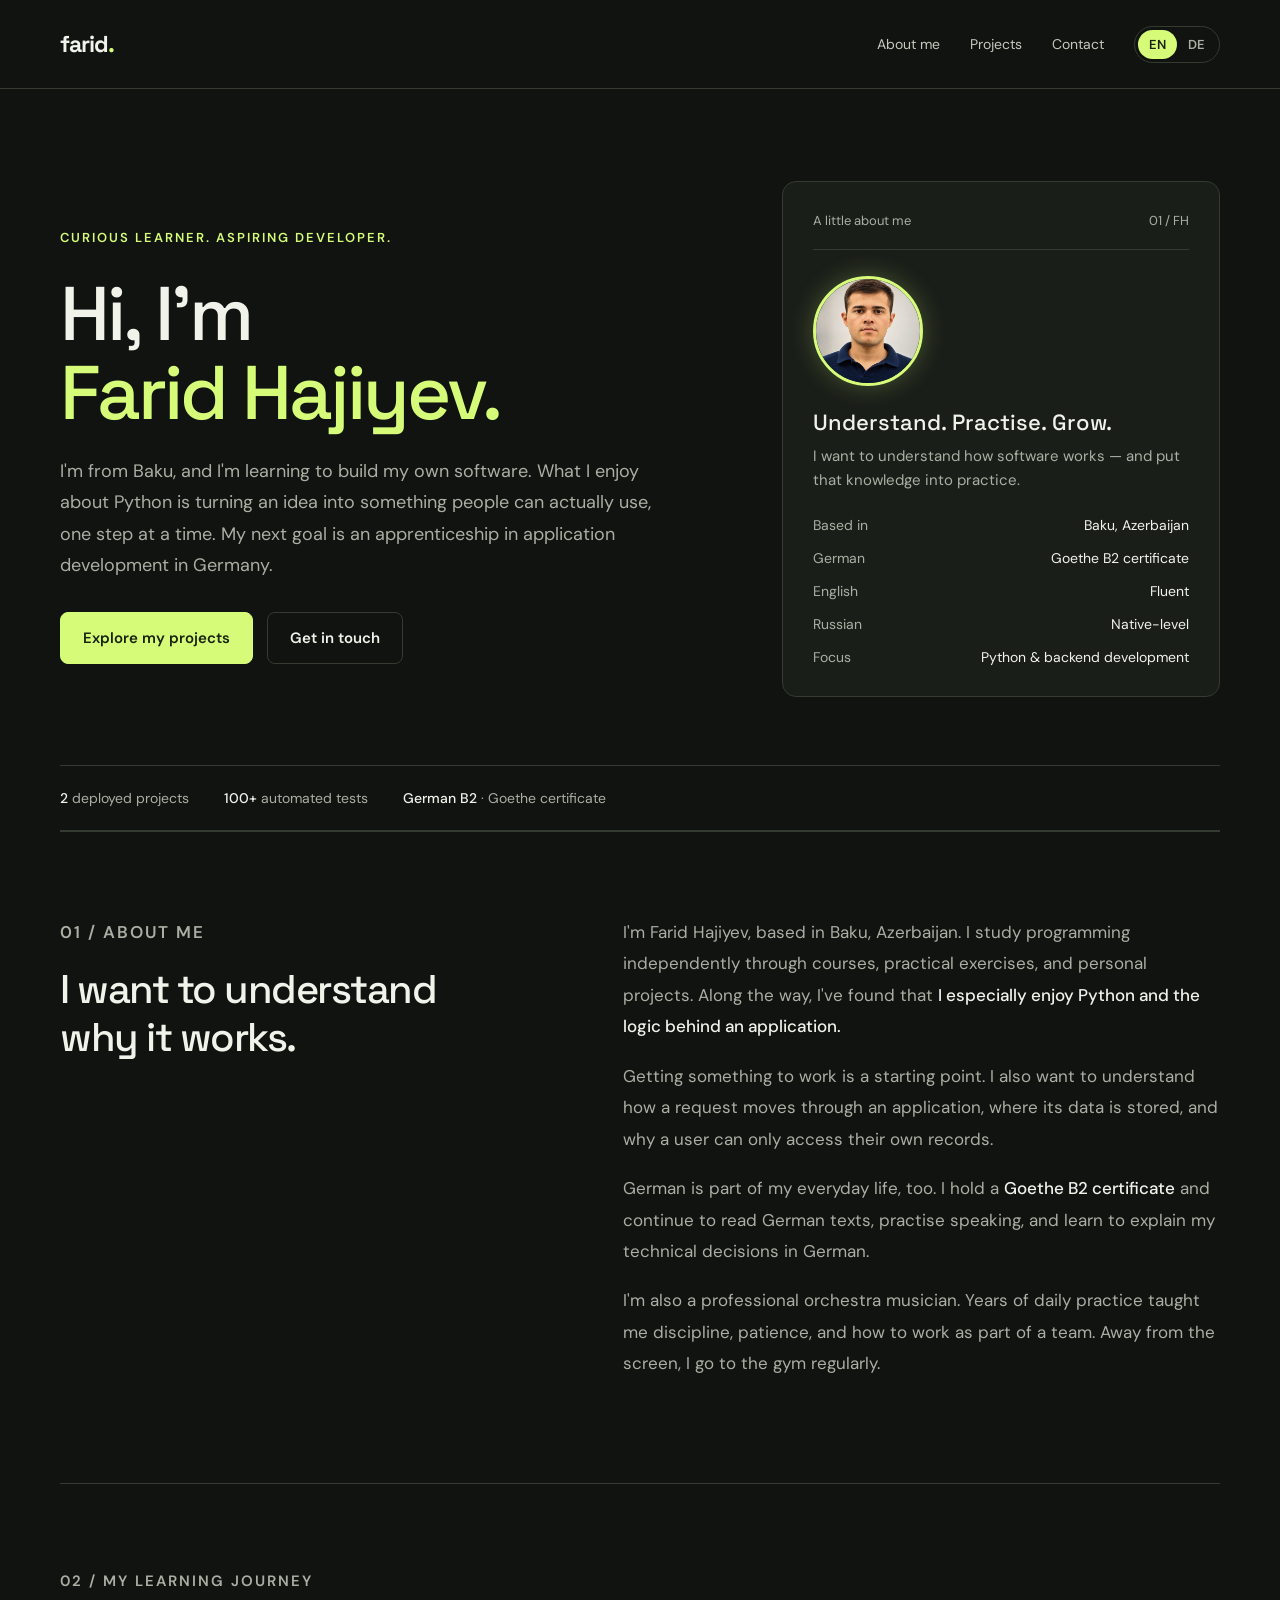
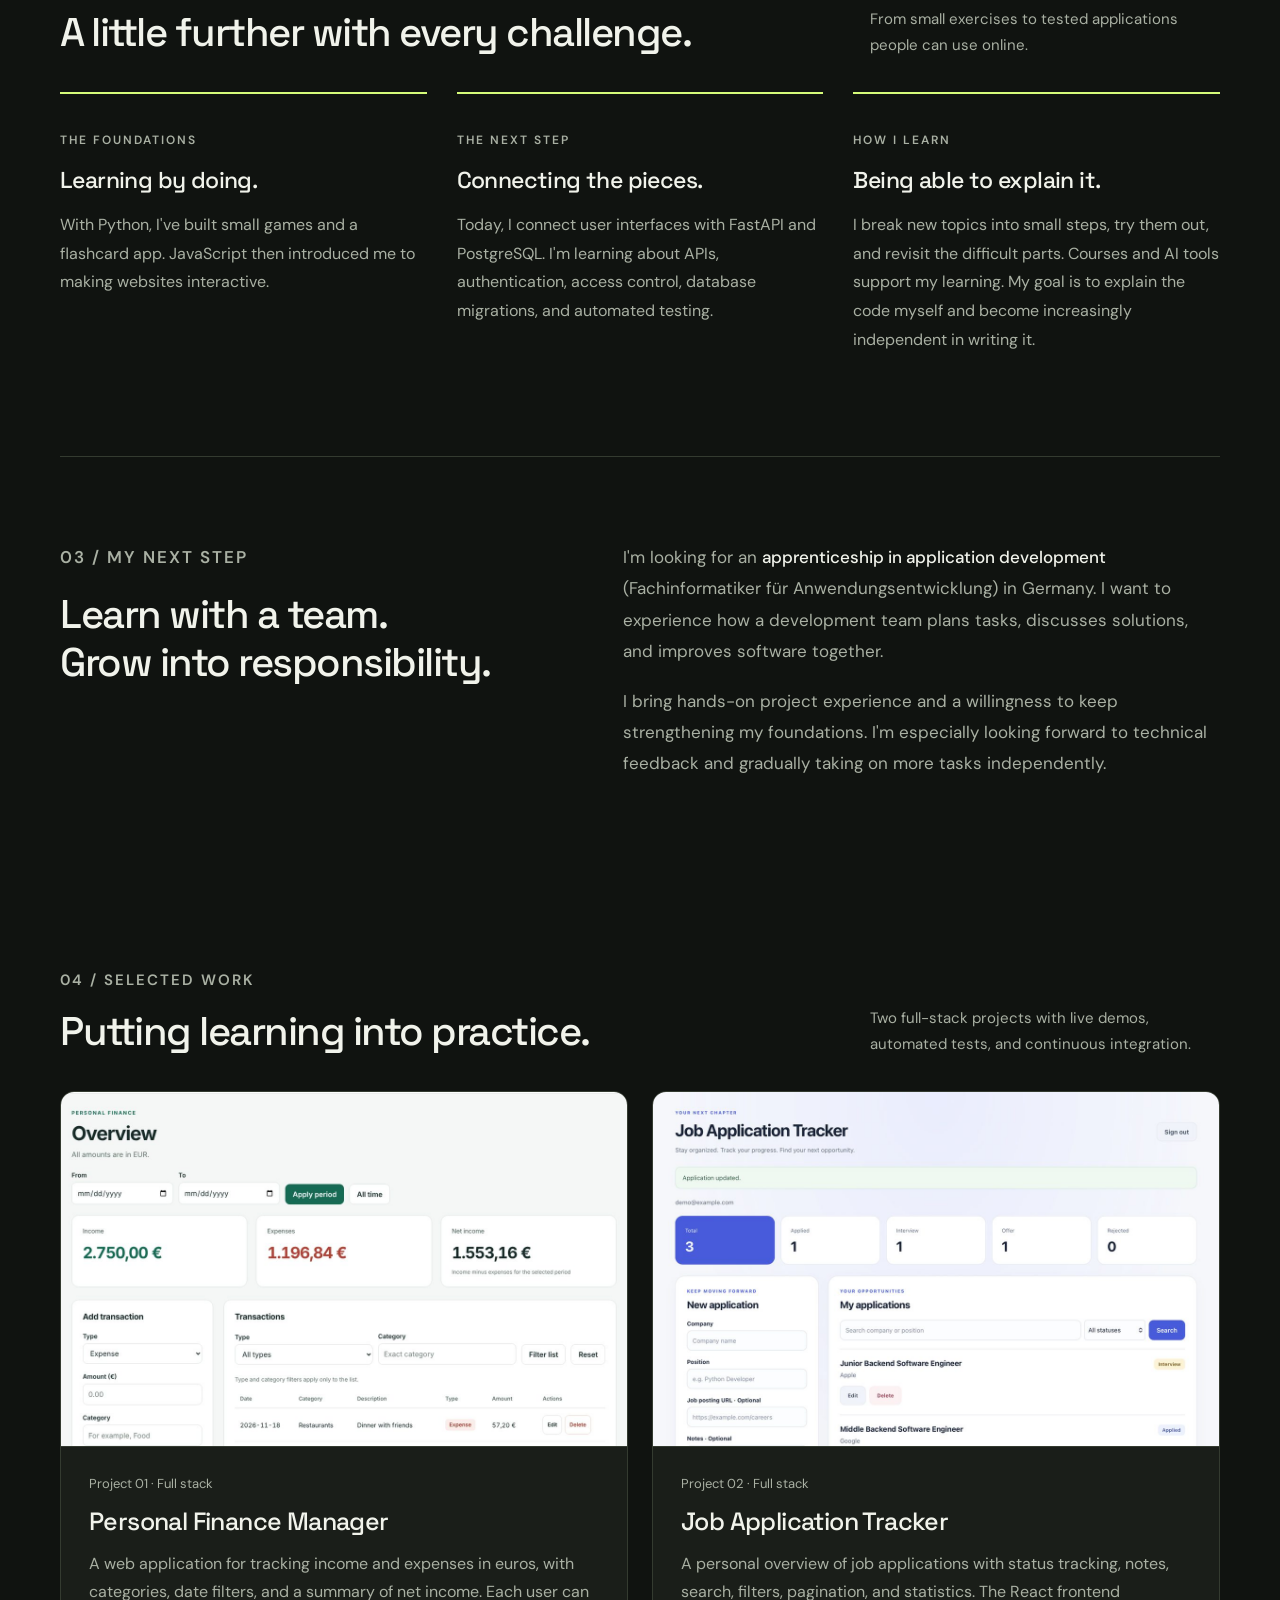
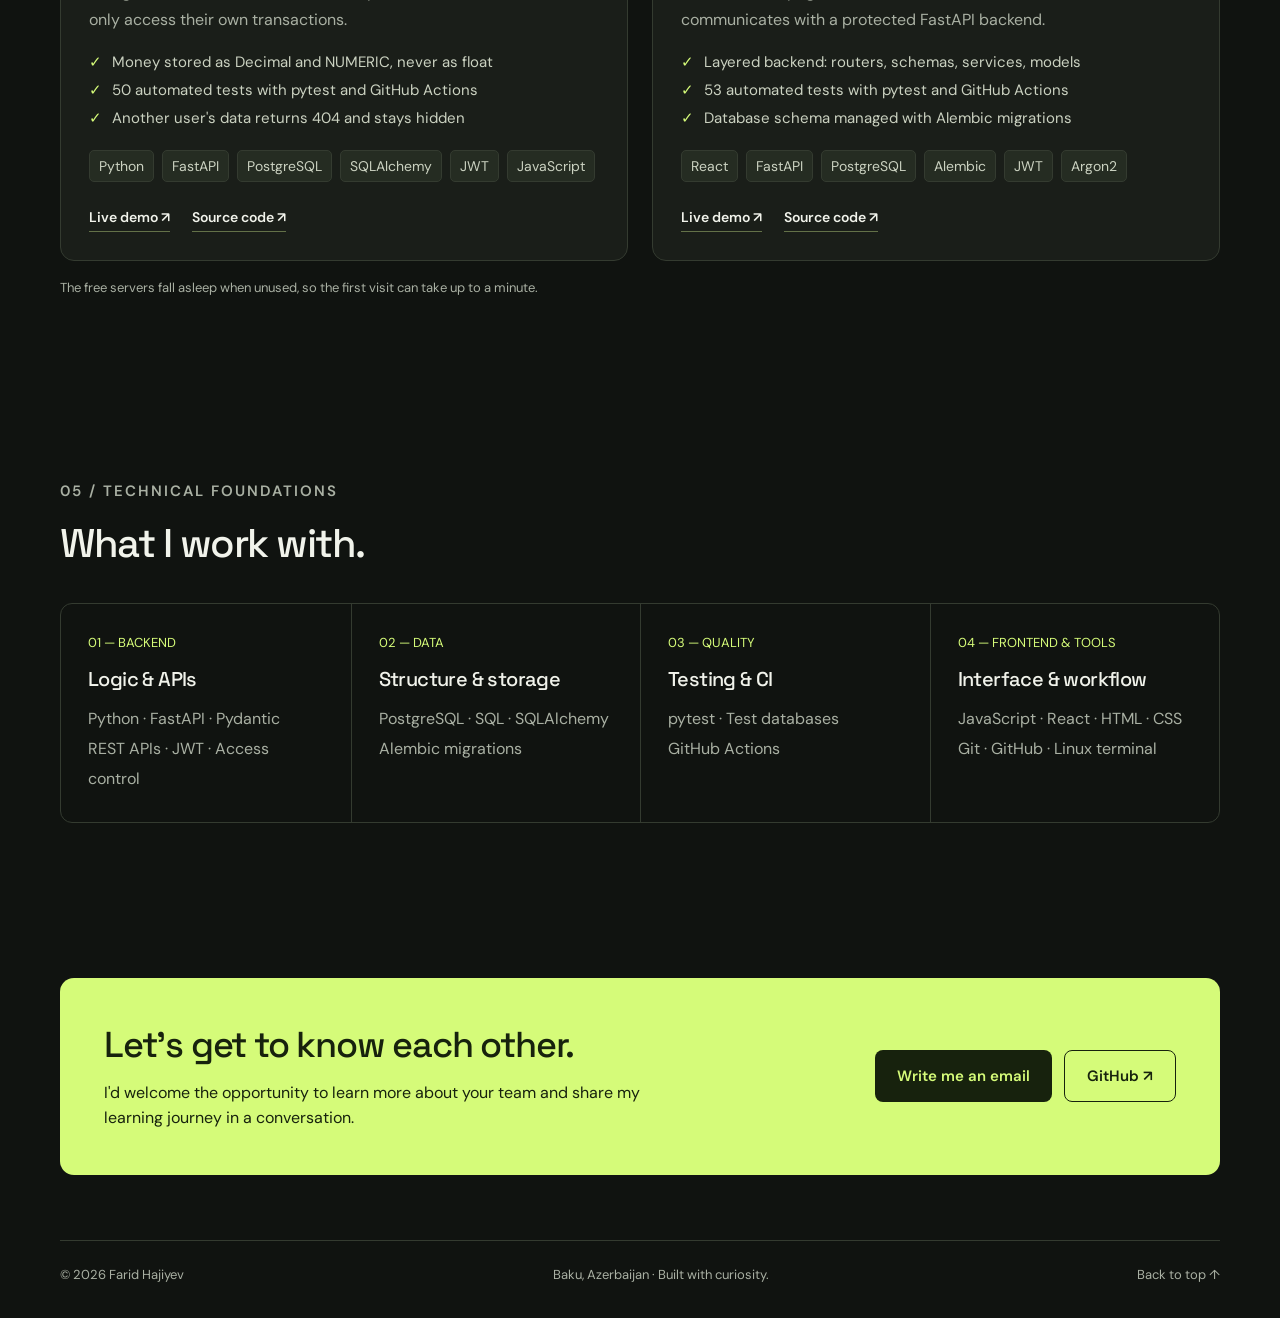
<file: index.html>
<!doctype html>
<html lang="en">
<head>
  <meta charset="UTF-8">
  <meta name="viewport" content="width=device-width, initial-scale=1">
  <title>Farid Hajiyev — Aspiring Software Developer</title>
  <meta name="description" content="Farid Hajiyev, aspiring software developer from Baku. Projects with Python, FastAPI, PostgreSQL and React. Looking for an apprenticeship in application development in Germany.">
  <meta name="theme-color" content="#101310">

  <meta property="og:type" content="website">
  <meta property="og:title" content="Farid Hajiyev — Aspiring Software Developer">
  <meta property="og:description" content="Python and backend projects with FastAPI, PostgreSQL, automated tests and CI. Looking for an apprenticeship in application development in Germany.">
  <meta property="og:image" content="https://faridhajiyev03.github.io/farid-portfolio/assets/personal-finance-manager.jpg">
  <meta property="og:url" content="https://faridhajiyev03.github.io/farid-portfolio/">

  <link rel="icon" type="image/svg+xml" href="data:image/svg+xml,%3Csvg xmlns='http://www.w3.org/2000/svg' viewBox='0 0 64 64'%3E%3Crect width='64' height='64' rx='14' fill='%23101310'/%3E%3Ctext x='11' y='44' font-family='Arial' font-weight='bold' font-size='34' fill='%23d5fb79'%3EFH%3C/text%3E%3C/svg%3E">
  <link rel="stylesheet" href="styles.css">
  <script src="script.js" defer></script>
</head>
<body>
  <a class="skip" href="#main" data-i18n="skip">Skip to content</a>

  <header>
    <nav class="wrap" aria-label="Main">
      <a class="logo" href="#">farid<span>.</span></a>
      <div class="navlinks">
        <a class="nav-section" href="#about" data-i18n="nav.about">About me</a>
        <a class="nav-section" href="#projects" data-i18n="nav.projects">Projects</a>
        <a class="nav-section" href="#contact" data-i18n="nav.contact">Contact</a>
        <div class="lang-switch" role="group" aria-label="Language">
          <button type="button" data-lang="en" aria-pressed="true">EN</button>
          <button type="button" data-lang="de" aria-pressed="false">DE</button>
        </div>
      </div>
    </nav>
  </header>

  <main id="main">
    <section class="wrap hero">
      <div>
        <p class="eyebrow" data-i18n="hero.eyebrow">Curious learner. Aspiring developer.</p>
        <h1><span data-i18n="hero.hi">Hi, I'm</span><br><em>Farid Hajiyev.</em></h1>
        <p class="intro" data-i18n="hero.intro">I'm from Baku, and I'm learning to build my own software. What I enjoy about Python is turning an idea into something people can actually use, one step at a time. My next goal is an apprenticeship in application development in Germany.</p>
        <div class="actions">
          <a class="button primary" href="#projects" data-i18n="hero.projects">Explore my projects</a>
          <a class="button" href="#contact" data-i18n="hero.contact">Get in touch</a>
        </div>
      </div>

      <aside class="profile" aria-label="Profile">
        <div class="profile-top">
          <span data-i18n="profile.label">A little about me</span>
          <span>01 / FH</span>
        </div>
        <img class="profile-photo" src="assets/profile.jpg" alt="Portrait of Farid Hajiyev" width="110" height="110">
        <h2 data-i18n="profile.title">Understand. Practise. Grow.</h2>
        <p data-i18n="profile.text">I want to understand how software works — and put that knowledge into practice.</p>
        <dl class="facts">
          <div><dt data-i18n="facts.based">Based in</dt><dd data-i18n="facts.basedValue">Baku, Azerbaijan</dd></div>
          <div><dt data-i18n="facts.german">German</dt><dd data-i18n="facts.germanValue">Goethe B2 certificate</dd></div>
          <div><dt data-i18n="facts.english">English</dt><dd data-i18n="facts.englishValue">Fluent</dd></div>
          <div><dt data-i18n="facts.russian">Russian</dt><dd data-i18n="facts.russianValue">Native-level</dd></div>
          <div><dt data-i18n="facts.focus">Focus</dt><dd data-i18n="facts.focusValue">Python &amp; backend development</dd></div>
        </dl>
      </aside>
    </section>

    <div class="wrap hero-foot">
      <span data-i18n-html="strip.projects"><strong>2</strong> deployed projects</span>
      <span data-i18n-html="strip.tests"><strong>100+</strong> automated tests</span>
      <span data-i18n-html="strip.german"><strong>German B2</strong> · Goethe certificate</span>
    </div>

    <section id="about" class="wrap section about">
      <div>
        <p class="eyebrow" data-i18n="about.eyebrow">01 / About me</p>
        <h2 data-i18n-html="about.title">I want to understand<br>why it works.</h2>
      </div>
      <div>
        <p data-i18n-html="about.p1">I'm Farid Hajiyev, based in Baku, Azerbaijan. I study programming independently through courses, practical exercises, and personal projects. Along the way, I've found that <strong>I especially enjoy Python and the logic behind an application.</strong></p>
        <p data-i18n="about.p2">Getting something to work is a starting point. I also want to understand how a request moves through an application, where its data is stored, and why a user can only access their own records.</p>
        <p data-i18n-html="about.p3">German is part of my everyday life, too. I hold a <strong>Goethe B2 certificate</strong> and continue to read German texts, practise speaking, and learn to explain my technical decisions in German.</p>
        <p data-i18n="about.p4">I'm also a professional orchestra musician. Years of daily practice taught me discipline, patience, and how to work as part of a team. Away from the screen, I go to the gym regularly.</p>
      </div>
    </section>

    <section class="wrap section learning">
      <div class="section-head">
        <div>
          <p class="eyebrow" data-i18n="journey.eyebrow">02 / My learning journey</p>
          <h2 data-i18n="journey.title">A little further with every challenge.</h2>
        </div>
        <p data-i18n="journey.text">From small exercises to tested applications people can use online.</p>
      </div>
      <div class="learning-grid">
        <article>
          <p class="eyebrow" data-i18n="journey.1.label">The foundations</p>
          <h3 data-i18n="journey.1.title">Learning by doing.</h3>
          <p data-i18n="journey.1.text">With Python, I've built small games and a flashcard app. JavaScript then introduced me to making websites interactive.</p>
        </article>
        <article>
          <p class="eyebrow" data-i18n="journey.2.label">The next step</p>
          <h3 data-i18n="journey.2.title">Connecting the pieces.</h3>
          <p data-i18n="journey.2.text">Today, I connect user interfaces with FastAPI and PostgreSQL. I'm learning about APIs, authentication, access control, database migrations, and automated testing.</p>
        </article>
        <article>
          <p class="eyebrow" data-i18n="journey.3.label">How I learn</p>
          <h3 data-i18n="journey.3.title">Being able to explain it.</h3>
          <p data-i18n="journey.3.text">I break new topics into small steps, try them out, and revisit the difficult parts. Courses and AI tools support my learning. My goal is to explain the code myself and become increasingly independent in writing it.</p>
        </article>
      </div>
    </section>

    <section class="wrap section about">
      <div>
        <p class="eyebrow" data-i18n="next.eyebrow">03 / My next step</p>
        <h2 data-i18n-html="next.title">Learn with a team.<br>Grow into responsibility.</h2>
      </div>
      <div>
        <p data-i18n-html="next.p1">I'm looking for an <strong>apprenticeship in application development</strong> (Fachinformatiker für Anwendungsentwicklung) in Germany. I want to experience how a development team plans tasks, discusses solutions, and improves software together.</p>
        <p data-i18n="next.p2">I bring hands-on project experience and a willingness to keep strengthening my foundations. I'm especially looking forward to technical feedback and gradually taking on more tasks independently.</p>
      </div>
    </section>

    <section id="projects" class="wrap section">
      <div class="section-head">
        <div>
          <p class="eyebrow" data-i18n="projects.eyebrow">04 / Selected work</p>
          <h2 data-i18n="projects.title">Putting learning into practice.</h2>
        </div>
        <p data-i18n="projects.text">Two full-stack projects with live demos, automated tests, and continuous integration.</p>
      </div>

      <div class="projects">
        <article class="project">
          <a class="project-shot" href="https://personal-finance-manager-vkfz.onrender.com" target="_blank" rel="noopener">
            <img src="assets/personal-finance-manager.jpg" alt="Personal Finance Manager dashboard with income, expenses and a list of transactions" width="1200" height="750" loading="lazy">
          </a>
          <div class="project-body">
            <span class="project-number" data-i18n="projects.1.number">Project 01 · Full stack</span>
            <h3>Personal Finance Manager</h3>
            <p data-i18n="projects.1.text">A web application for tracking income and expenses in euros, with categories, date filters, and a summary of net income. Each user can only access their own transactions.</p>
            <ul class="highlights">
              <li data-i18n="projects.1.h1">Money stored as Decimal and NUMERIC, never as float</li>
              <li data-i18n="projects.1.h2">50 automated tests with pytest and GitHub Actions</li>
              <li data-i18n="projects.1.h3">Another user's data returns 404 and stays hidden</li>
            </ul>
            <div class="tags">
              <span>Python</span><span>FastAPI</span><span>PostgreSQL</span><span>SQLAlchemy</span><span>JWT</span><span>JavaScript</span>
            </div>
            <div class="project-links">
              <a href="https://personal-finance-manager-vkfz.onrender.com" target="_blank" rel="noopener" data-i18n="projects.live">Live demo ↗</a>
              <a href="https://github.com/faridhajiyev03/personal-finance-manager" target="_blank" rel="noopener" data-i18n="projects.code">Source code ↗</a>
            </div>
          </div>
        </article>

        <article class="project">
          <a class="project-shot" href="https://job-application-tracker-4kus.onrender.com" target="_blank" rel="noopener">
            <img src="assets/job-application-tracker.jpg" alt="Job Application Tracker dashboard with status statistics and a list of applications" width="1200" height="754" loading="lazy">
          </a>
          <div class="project-body">
            <span class="project-number" data-i18n="projects.2.number">Project 02 · Full stack</span>
            <h3>Job Application Tracker</h3>
            <p data-i18n="projects.2.text">A personal overview of job applications with status tracking, notes, search, filters, pagination, and statistics. The React frontend communicates with a protected FastAPI backend.</p>
            <ul class="highlights">
              <li data-i18n="projects.2.h1">Layered backend: routers, schemas, services, models</li>
              <li data-i18n="projects.2.h2">53 automated tests with pytest and GitHub Actions</li>
              <li data-i18n="projects.2.h3">Database schema managed with Alembic migrations</li>
            </ul>
            <div class="tags">
              <span>React</span><span>FastAPI</span><span>PostgreSQL</span><span>Alembic</span><span>JWT</span><span>Argon2</span>
            </div>
            <div class="project-links">
              <a href="https://job-application-tracker-4kus.onrender.com" target="_blank" rel="noopener" data-i18n="projects.live">Live demo ↗</a>
              <a href="https://github.com/faridhajiyev03/job-application-tracker" target="_blank" rel="noopener" data-i18n="projects.code">Source code ↗</a>
            </div>
          </div>
        </article>
      </div>
      <p class="project-number" style="margin-top:18px" data-i18n="projects.note">The free servers fall asleep when unused, so the first visit can take up to a minute.</p>
    </section>

    <section class="wrap section">
      <div class="section-head">
        <div>
          <p class="eyebrow" data-i18n="skills.eyebrow">05 / Technical foundations</p>
          <h2 data-i18n="skills.title">What I work with.</h2>
        </div>
      </div>
      <div class="skills">
        <div class="skill">
          <small>01 — BACKEND</small>
          <h3 data-i18n="skills.1">Logic &amp; APIs</h3>
          <p>Python · FastAPI · Pydantic<br>REST APIs · JWT · Access control</p>
        </div>
        <div class="skill">
          <small>02 — DATA</small>
          <h3 data-i18n="skills.2">Structure &amp; storage</h3>
          <p>PostgreSQL · SQL · SQLAlchemy<br>Alembic migrations</p>
        </div>
        <div class="skill">
          <small>03 — QUALITY</small>
          <h3 data-i18n="skills.3">Testing &amp; CI</h3>
          <p>pytest · Test databases<br>GitHub Actions</p>
        </div>
        <div class="skill">
          <small>04 — FRONTEND &amp; TOOLS</small>
          <h3 data-i18n="skills.4">Interface &amp; workflow</h3>
          <p>JavaScript · React · HTML · CSS<br>Git · GitHub · Linux terminal</p>
        </div>
      </div>
    </section>

    <section id="contact" class="wrap contact">
      <div>
        <h2 data-i18n="contact.title">Let's get to know each other.</h2>
        <p data-i18n="contact.text">I'd welcome the opportunity to learn more about your team and share my learning journey in a conversation.</p>
      </div>
      <div class="contact-actions">
        <a class="button" href="mailto:faridhaciyev03@gmail.com" data-i18n="contact.email">Write me an email</a>
        <a class="button outline" href="https://github.com/faridhajiyev03" target="_blank" rel="noopener">GitHub ↗</a>
      </div>
    </section>
  </main>

  <footer class="wrap">
    <span>© 2026 Farid Hajiyev</span>
    <span data-i18n="footer.tagline">Baku, Azerbaijan · Built with curiosity.</span>
    <a href="#" data-i18n="footer.top">Back to top ↑</a>
  </footer>
</body>
</html>
</file>
<file: styles.css>
@import url("https://fonts.googleapis.com/css2?family=DM+Sans:wght@400;500;600;700&family=Space+Grotesk:wght@400;500;600;700&display=swap");

:root {
  --bg: #101310;
  --panel: #1a1e19;
  --ink: #f1f3eb;
  --muted: #a9b0a3;
  --lime: #d5fb79;
  --line: #343b30;
  font-family: "DM Sans", sans-serif;
  color: var(--ink);
  background: var(--bg);
  font-synthesis: none;
}

* {
  box-sizing: border-box;
}

html {
  scroll-behavior: smooth;
  scroll-padding-top: 90px;
}

body {
  margin: 0;
}

a {
  color: inherit;
  text-decoration: none;
}

button {
  font: inherit;
}

a:focus-visible,
button:focus-visible {
  outline: 3px solid var(--lime);
  outline-offset: 6px;
}

::selection {
  color: var(--bg);
  background: var(--lime);
}

.wrap {
  width: min(1160px, calc(100% - 64px));
  margin: auto;
}

.skip {
  position: absolute;
  top: -100px;
  left: 20px;
  background: var(--lime);
  color: var(--bg);
  padding: 12px;
}

.skip:focus {
  top: 12px;
  z-index: 5;
}

/* Header */

header {
  border-bottom: 1px solid var(--line);
}

nav {
  min-height: 88px;
  display: flex;
  align-items: center;
  justify-content: space-between;
  gap: 24px;
}

.logo {
  font-family: "Space Grotesk", sans-serif;
  font-weight: 700;
  font-size: 23px;
  letter-spacing: -1px;
}

.logo span {
  color: var(--lime);
}

.navlinks {
  display: flex;
  gap: 30px;
  align-items: center;
  font-size: 14px;
}

.navlinks a {
  color: #c4cabd;
}

.navlinks a:hover {
  color: var(--lime);
}

.lang-switch {
  display: flex;
  border: 1px solid var(--line);
  border-radius: 100px;
  padding: 3px;
}

.lang-switch button {
  border: 0;
  background: transparent;
  color: var(--muted);
  padding: 6px 11px;
  border-radius: 100px;
  font-size: 13px;
  font-weight: 600;
  cursor: pointer;
}

.lang-switch button[aria-pressed="true"] {
  background: var(--lime);
  color: #18220d;
}

/* Typography */

h1,
h2,
h3 {
  font-family: "Space Grotesk", sans-serif;
  font-weight: 500;
}

h1 {
  font-size: clamp(42px, 6vw, 76px);
  line-height: 1.04;
  letter-spacing: -3px;
  margin: 24px 0;
}

h1 em {
  font-style: normal;
  color: var(--lime);
}

h3 {
  font-size: 25px;
  letter-spacing: -0.6px;
  margin: 13px 0;
}

.eyebrow {
  font-size: 13px;
  letter-spacing: 2px;
  text-transform: uppercase;
  color: var(--lime);
  font-weight: 600;
}

/* Buttons */

.actions {
  display: flex;
  gap: 14px;
  flex-wrap: wrap;
  margin-top: 30px;
}

.button {
  display: inline-flex;
  align-items: center;
  justify-content: center;
  gap: 10px;
  padding: 15px 22px;
  border-radius: 8px;
  font-size: 15px;
  font-weight: 600;
  border: 1px solid var(--line);
  transition: transform 0.2s, background 0.2s;
}

.button:hover {
  transform: translateY(-2px);
  background: #272e22;
}

.primary {
  background: var(--lime);
  border-color: var(--lime);
  color: #18220d;
}

.primary:hover {
  background: #e1ff9b;
}

/* Hero */

.hero {
  padding: 92px 0 68px;
  display: grid;
  grid-template-columns: minmax(0, 1.5fr) minmax(0, 1fr);
  gap: 65px;
  align-items: center;
}

.hero .eyebrow {
  line-height: 1.7;
}

.intro {
  font-size: 18px;
  line-height: 1.75;
  color: var(--muted);
  max-width: 600px;
}

.profile {
  border: 1px solid var(--line);
  border-radius: 14px;
  padding: 30px;
  background: var(--panel);
}

.profile-top {
  display: flex;
  justify-content: space-between;
  align-items: center;
  border-bottom: 1px solid var(--line);
  padding-bottom: 20px;
  font-size: 13px;
  color: var(--muted);
}

.profile-photo {
  display: block;
  width: 110px;
  height: 110px;
  margin: 26px 0 22px;
  border-radius: 50%;
  border: 3px solid var(--lime);
  box-shadow: 0 0 24px rgba(213, 251, 121, 0.25);
  object-fit: cover;
}

.profile h2 {
  font-size: 22px;
  margin: 0 0 8px;
}

.profile p {
  color: var(--muted);
  margin: 0 0 24px;
  font-size: 15px;
  line-height: 1.6;
}

.facts {
  margin: 0;
  display: grid;
  gap: 15px;
}

.facts div {
  display: flex;
  justify-content: space-between;
  gap: 20px;
  font-size: 14px;
}

.facts dt {
  color: var(--muted);
}

.facts dd {
  margin: 0;
  text-align: right;
}

.hero-foot {
  padding: 23px 0;
  border-top: 1px solid var(--line);
  border-bottom: 1px solid var(--line);
  display: flex;
  gap: 35px;
  flex-wrap: wrap;
  color: var(--muted);
  font-size: 14px;
}

.hero-foot strong {
  color: var(--ink);
  font-weight: 500;
}

/* Sections */

.section {
  padding: 85px 0;
}

.section-head {
  display: flex;
  justify-content: space-between;
  align-items: end;
  gap: 25px;
  margin-bottom: 34px;
}

.section-head h2 {
  font-size: 40px;
  letter-spacing: -1.5px;
  margin: 13px 0 0;
}

.section-head p {
  max-width: 350px;
  color: var(--muted);
  line-height: 1.7;
  font-size: 15px;
  margin: 0;
}

.about {
  border-top: 1px solid var(--line);
  display: grid;
  grid-template-columns: 1fr 1.25fr;
  gap: 85px;
}

.about h2 {
  font-size: 40px;
  letter-spacing: -1.5px;
  line-height: 1.2;
  margin: 16px 0;
}

.about p {
  font-size: 17px;
  line-height: 1.85;
  color: var(--muted);
  margin: 0 0 18px;
}

.about strong {
  color: var(--ink);
  font-weight: 500;
}

.learning {
  border-top: 1px solid var(--line);
}

.learning-grid {
  display: grid;
  grid-template-columns: repeat(3, minmax(0, 1fr));
  gap: 30px;
}

.learning-grid article {
  border-top: 2px solid var(--lime);
  padding-top: 24px;
}

.learning-grid .eyebrow {
  font-size: 12px;
}

.learning-grid h3 {
  font-size: 23px;
}

.learning-grid p {
  color: var(--muted);
  font-size: 16px;
  line-height: 1.8;
}

/* Projects */

.projects {
  display: grid;
  grid-template-columns: 1fr 1fr;
  gap: 24px;
}

.project {
  border: 1px solid var(--line);
  border-radius: 14px;
  overflow: hidden;
  background: var(--panel);
  display: flex;
  flex-direction: column;
}

.project-shot {
  display: block;
  border-bottom: 1px solid var(--line);
  background: #222b20;
}

.project-shot img {
  display: block;
  width: 100%;
  height: auto;
  aspect-ratio: 8 / 5;
  object-fit: cover;
  object-position: top;
}

.project-body {
  padding: 28px;
  display: flex;
  flex-direction: column;
  flex: 1;
}

.project-number {
  font-size: 13px;
  color: var(--muted);
}

.project-body p {
  color: var(--muted);
  line-height: 1.75;
  font-size: 16px;
  margin: 0 0 18px;
}

.highlights {
  list-style: none;
  padding: 0;
  margin: 0 0 22px;
  display: grid;
  gap: 8px;
  font-size: 15px;
  color: #cbd2c1;
}

.highlights li::before {
  content: "✓";
  color: var(--lime);
  margin-right: 10px;
}

.tags {
  display: flex;
  gap: 8px;
  flex-wrap: wrap;
}

.tags span {
  font-size: 14px;
  padding: 6px 9px;
  background: #252c22;
  border: 1px solid var(--line);
  border-radius: 5px;
  color: #cbd2c1;
}

.project-links {
  display: flex;
  gap: 22px;
  flex-wrap: wrap;
  margin-top: auto;
  padding-top: 26px;
  font-size: 14px;
  font-weight: 600;
}

.project-links a {
  border-bottom: 1px solid #637148;
  padding-bottom: 5px;
}

.project-links a:hover {
  color: var(--lime);
}

/* Skills */

.skills {
  display: grid;
  grid-template-columns: repeat(4, 1fr);
  border: 1px solid var(--line);
  border-radius: 12px;
  overflow: hidden;
}

.skill {
  padding: 27px;
}

.skill + .skill {
  border-left: 1px solid var(--line);
}

.skill small {
  color: var(--lime);
  font-size: 13px;
}

.skill h3 {
  font-size: 20px;
  margin: 14px 0 12px;
}

.skill p {
  color: var(--muted);
  line-height: 1.9;
  font-size: 16px;
  margin: 0;
}

/* Contact and footer */

.contact {
  margin: 70px auto 65px;
  padding: 44px;
  border-radius: 14px;
  background: var(--lime);
  color: #17220d;
  display: flex;
  align-items: center;
  justify-content: space-between;
  gap: 35px;
}

.contact h2 {
  font-size: 36px;
  letter-spacing: -1.2px;
  margin: 0 0 12px;
}

.contact p {
  font-size: 16px;
  line-height: 1.6;
  margin: 0;
  max-width: 580px;
}

.contact-actions {
  display: flex;
  gap: 12px;
  flex-wrap: wrap;
  flex-shrink: 0;
}

.contact .button {
  background: #17220d;
  color: var(--lime);
  border: 0;
}

.contact .button.outline {
  background: transparent;
  color: #17220d;
  border: 1px solid #17220d;
}

footer {
  display: flex;
  justify-content: space-between;
  gap: 20px;
  flex-wrap: wrap;
  padding: 25px 0 35px;
  border-top: 1px solid var(--line);
  font-size: 13px;
  color: var(--muted);
}

/* Responsive */

@media (max-width: 950px) {
  .skills {
    grid-template-columns: 1fr 1fr;
  }

  .skill:nth-child(3) {
    border-left: 0;
  }

  .skill:nth-child(n + 3) {
    border-top: 1px solid var(--line);
  }
}

@media (max-width: 850px) {
  .hero {
    grid-template-columns: 1fr;
    gap: 30px;
    padding-top: 65px;
  }

  .profile {
    max-width: 540px;
    padding: 24px;
  }

  .about {
    gap: 35px;
  }

  .contact {
    padding: 30px;
  }

  .contact h2 {
    font-size: 30px;
  }
}

@media (max-width: 650px) {
  .wrap {
    width: calc(100% - 36px);
  }

  nav {
    min-height: 74px;
  }

  .navlinks {
    gap: 14px;
  }

  .navlinks .nav-section {
    display: none;
  }

  .logo {
    font-size: 21px;
  }

  .hero {
    padding: 40px 0 36px;
    gap: 35px;
  }

  h1 {
    font-size: clamp(38px, 10vw, 58px);
    letter-spacing: -2px;
  }

  .hero .eyebrow {
    font-size: 12px;
    letter-spacing: 1px;
  }

  .facts div {
    flex-wrap: wrap;
  }

  .facts dd {
    text-align: left;
  }

  .hero-foot {
    gap: 14px 25px;
  }

  .section {
    padding: 54px 0;
  }

  .section-head {
    display: block;
  }

  .section-head p {
    margin-top: 18px;
  }

  .section-head h2,
  .about h2 {
    font-size: 33px;
  }

  .projects,
  .about,
  .skills,
  .learning-grid {
    grid-template-columns: 1fr;
  }

  .about {
    gap: 20px;
  }

  .learning-grid {
    gap: 28px;
  }

  .skill + .skill {
    border-left: 0;
    border-top: 1px solid var(--line);
  }

  .project-body {
    padding: 24px;
  }

  .contact {
    display: block;
    margin: 45px auto;
    padding: 27px;
  }

  .contact-actions {
    margin-top: 23px;
  }

  footer {
    font-size: 12px;
  }
}

@media (prefers-reduced-motion: reduce) {
  html {
    scroll-behavior: auto;
  }

  .button {
    transition: none;
  }
}
</file>
